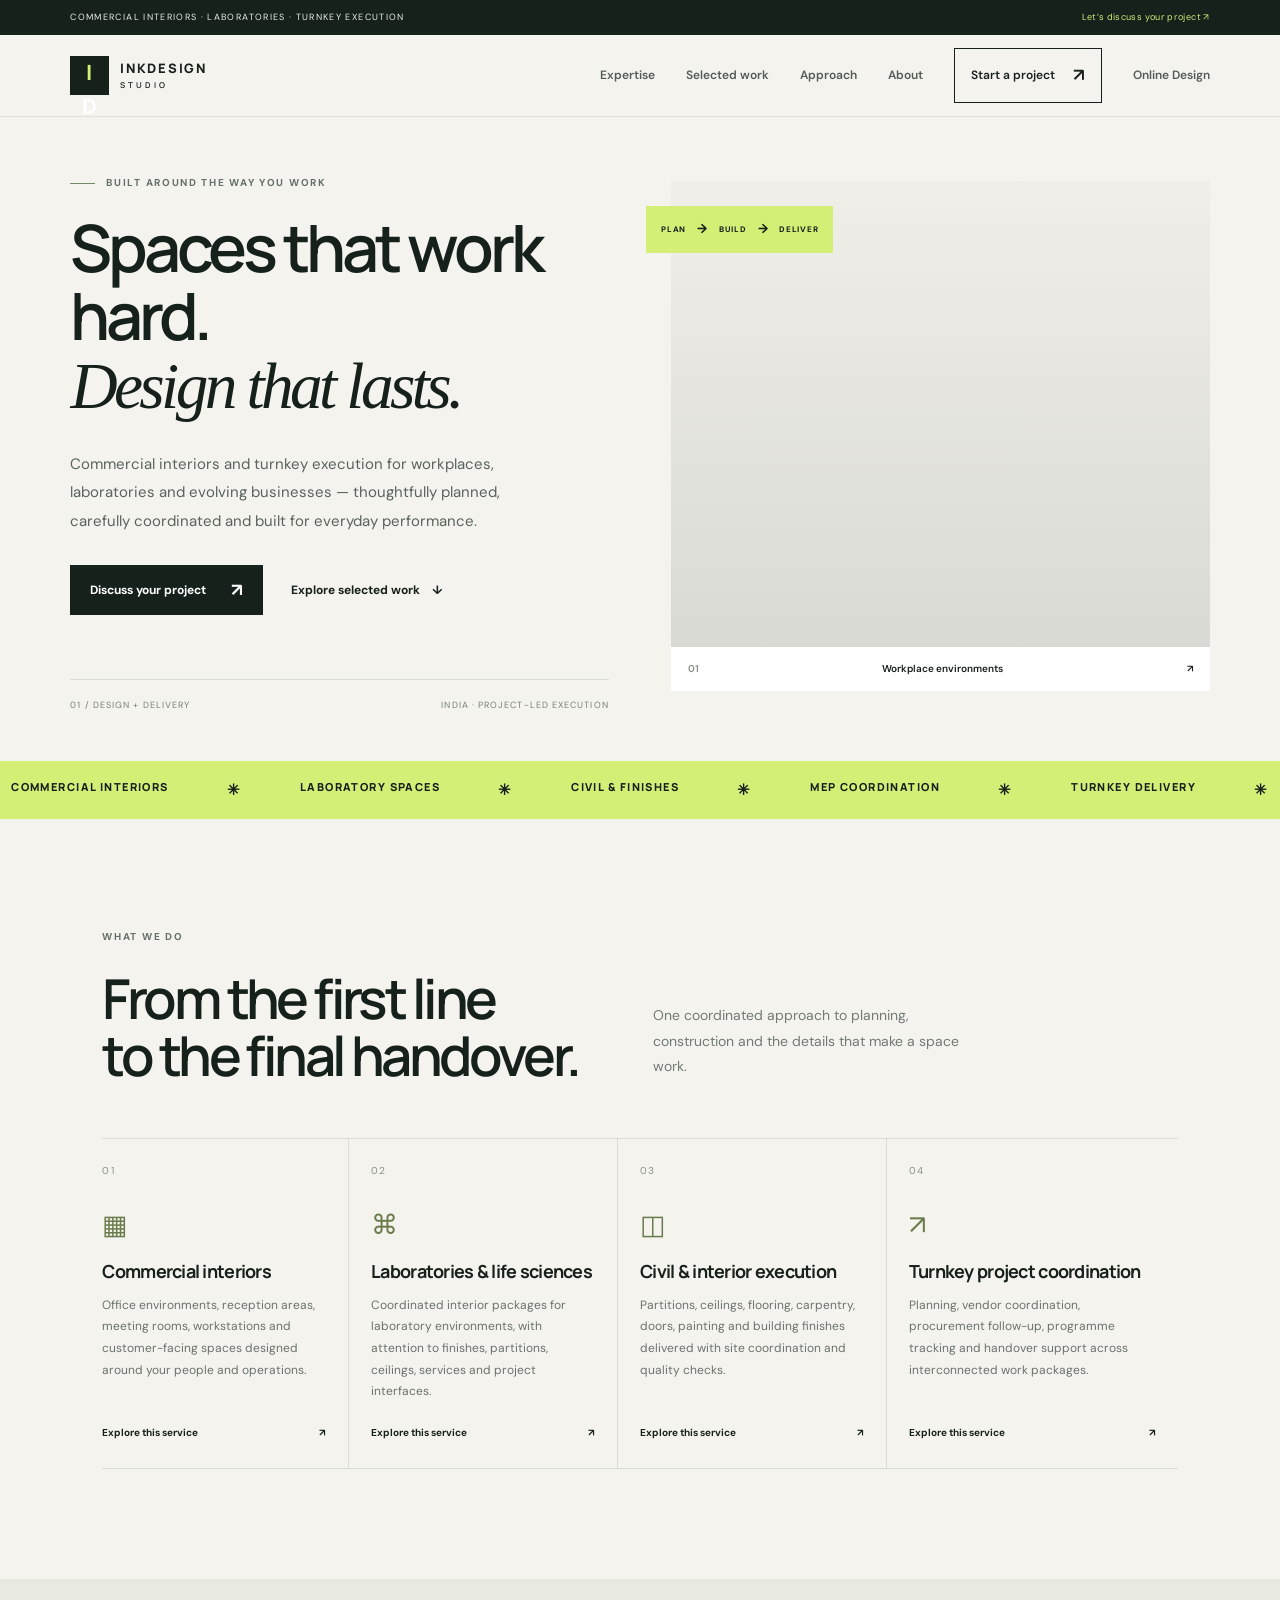
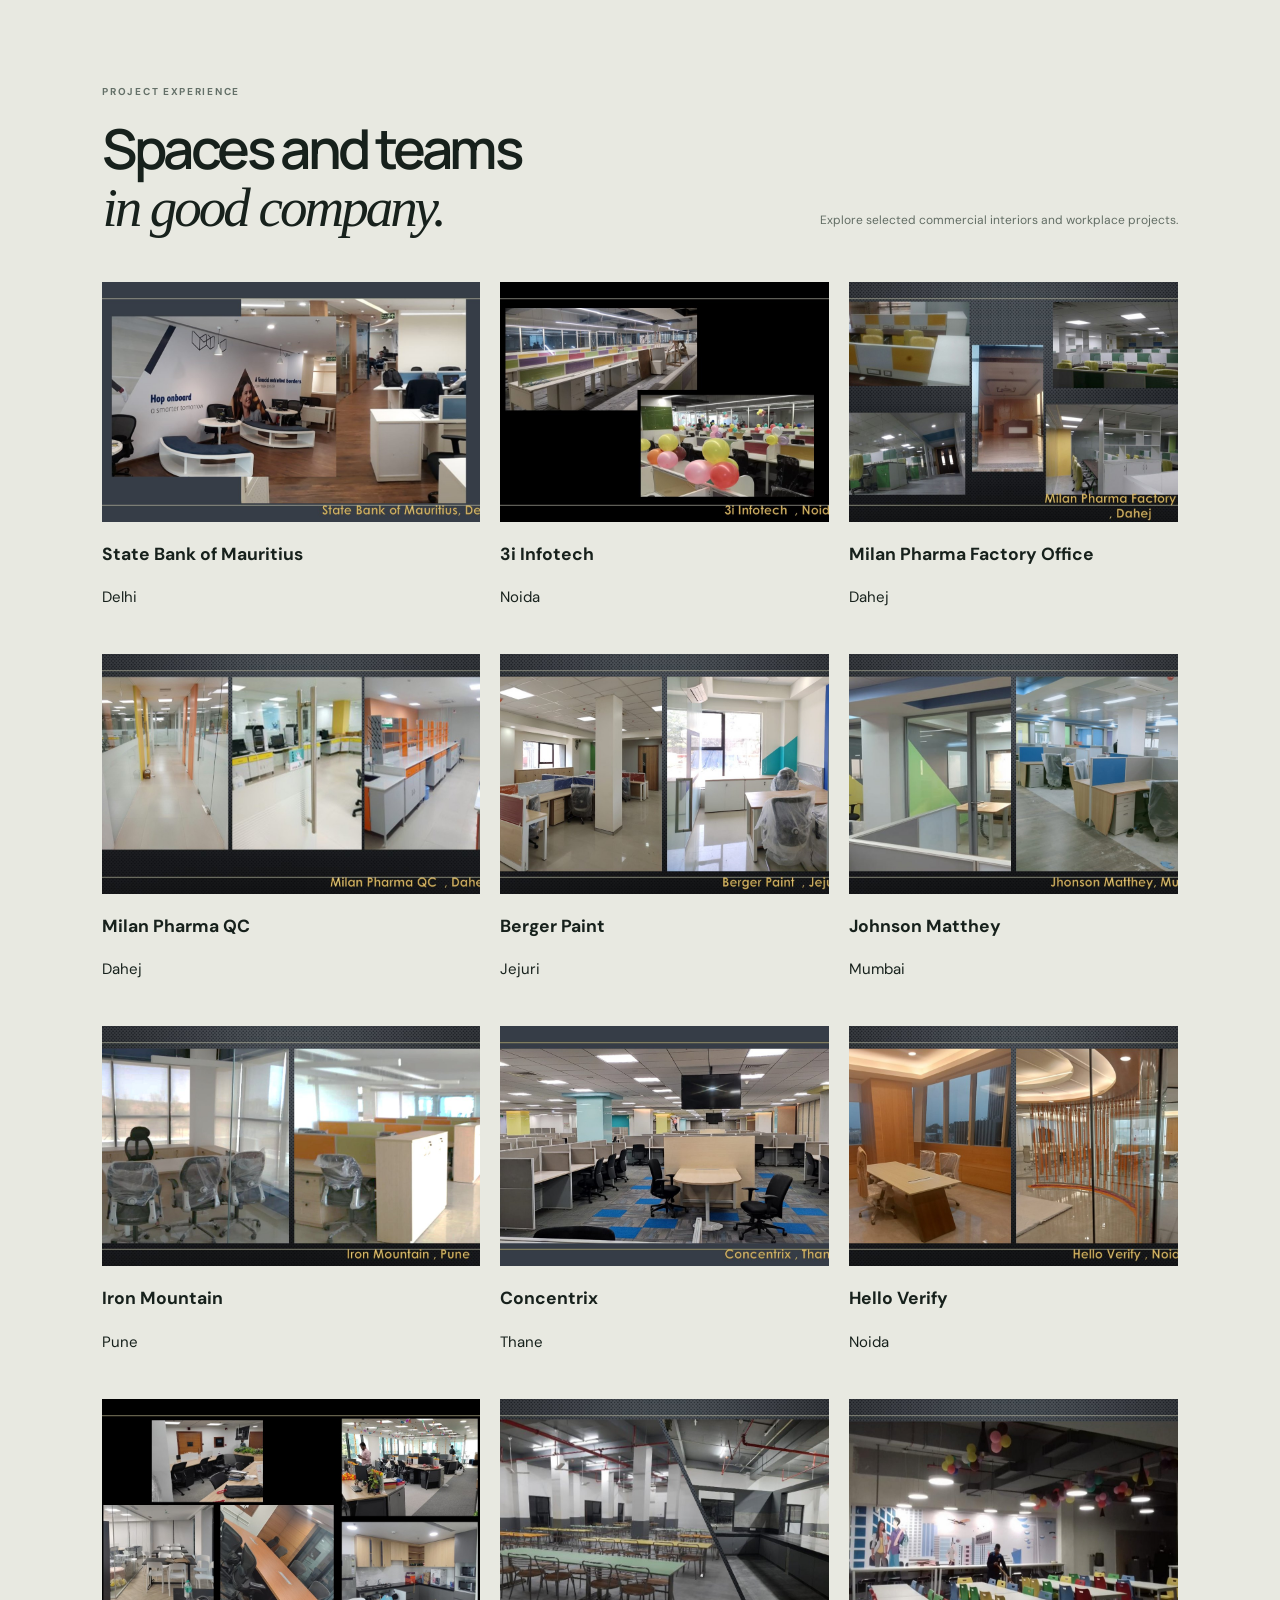
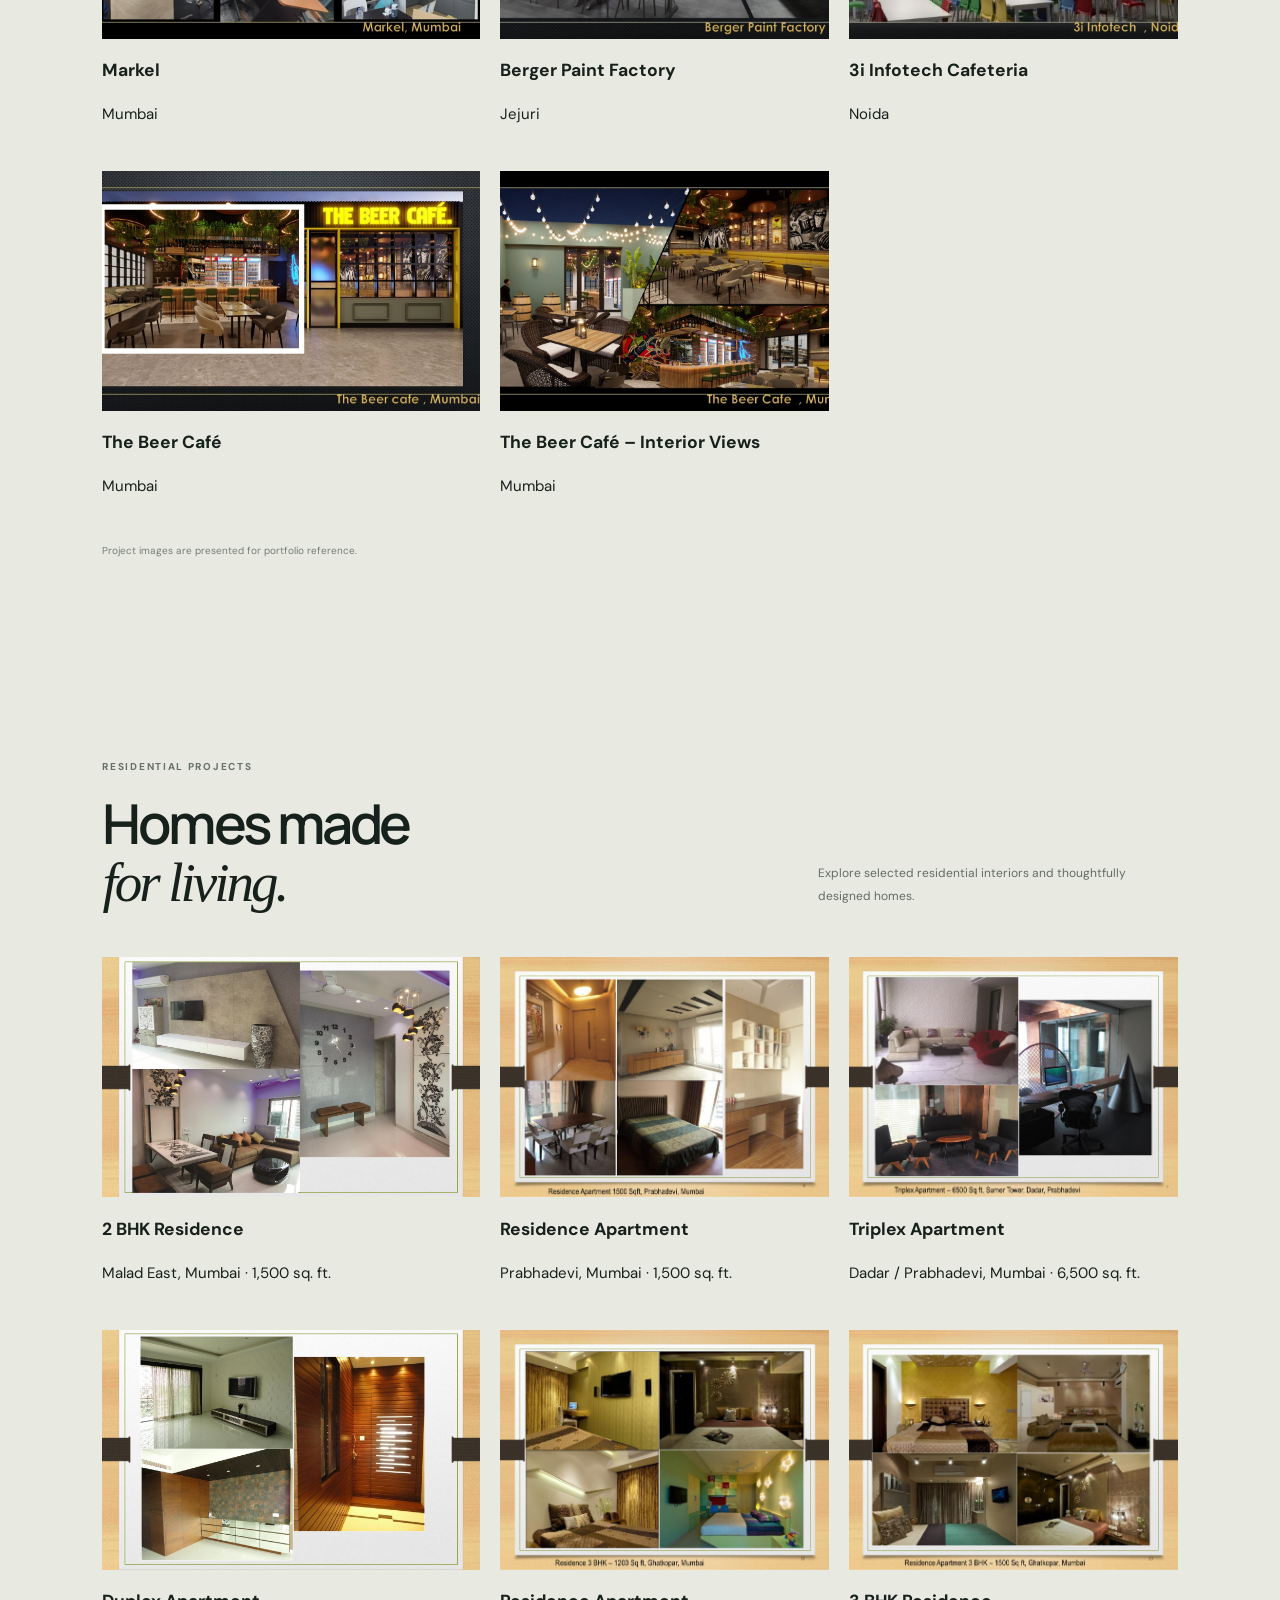
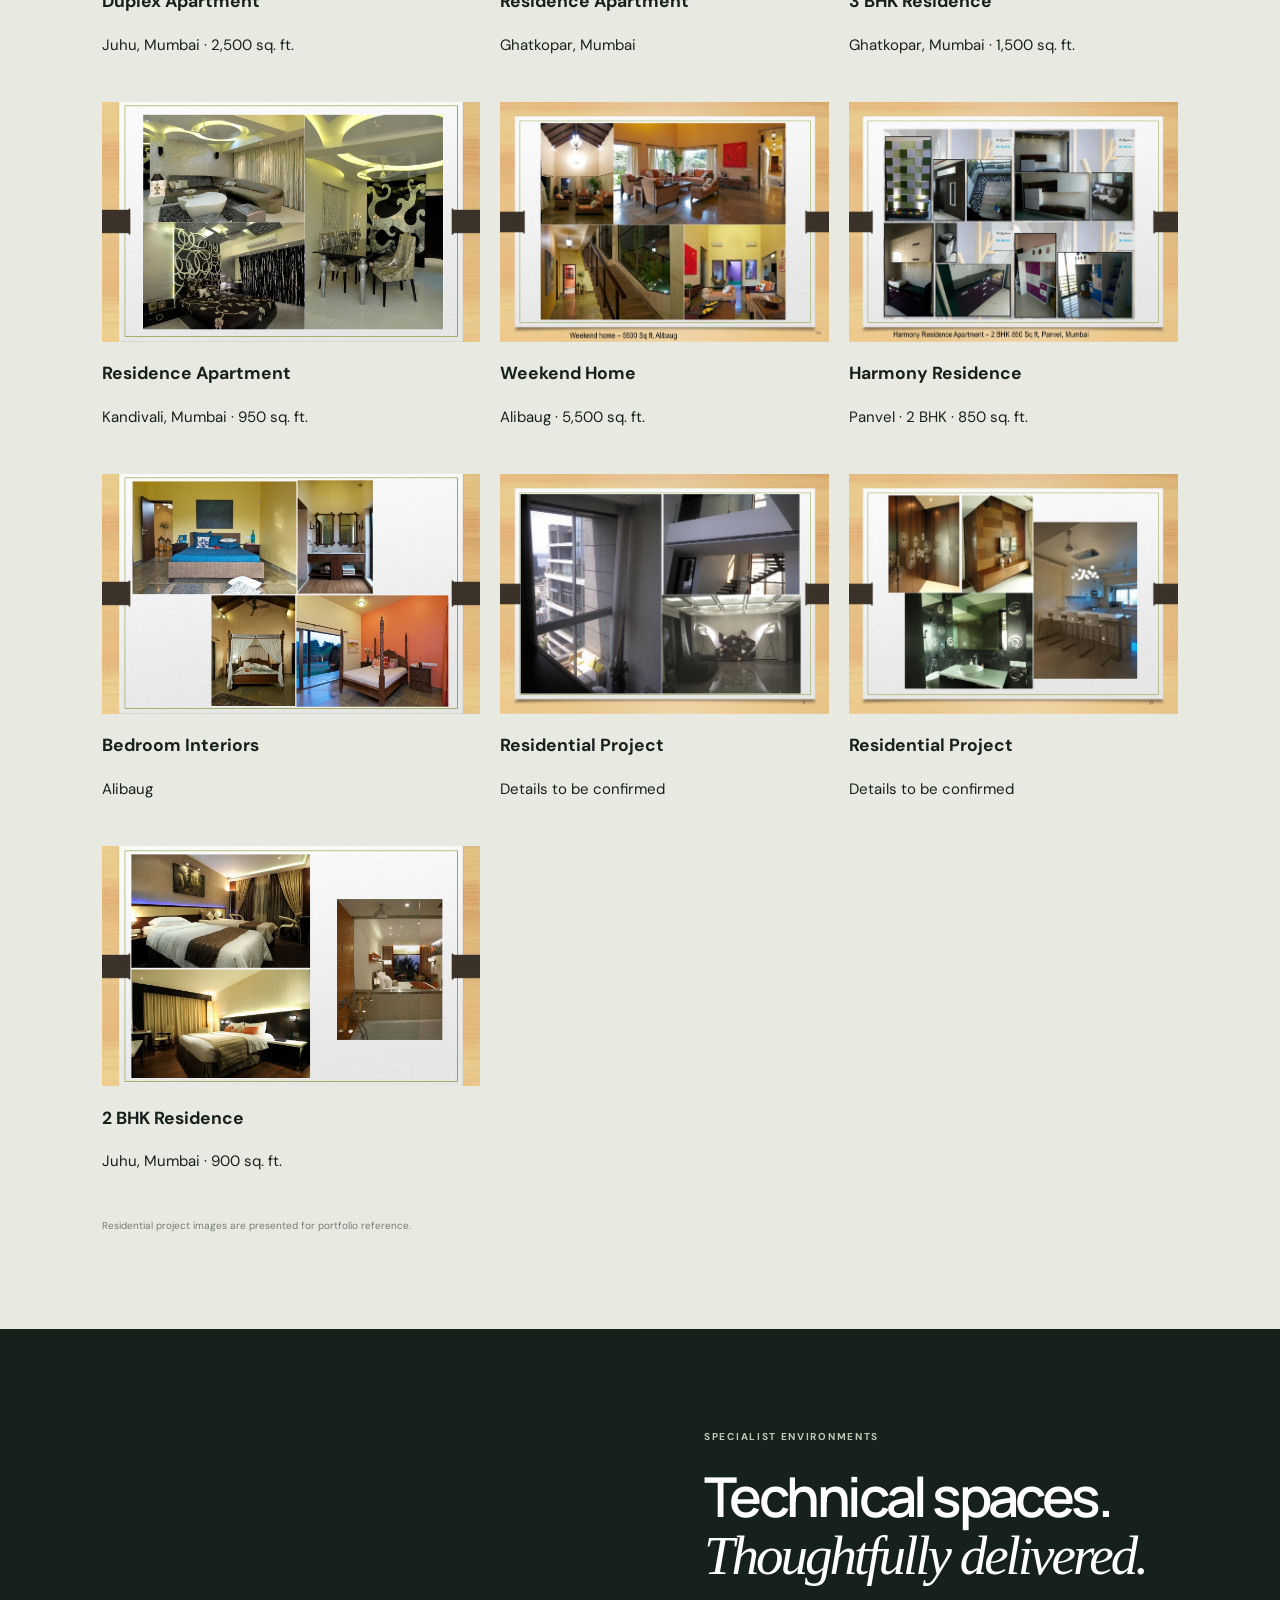
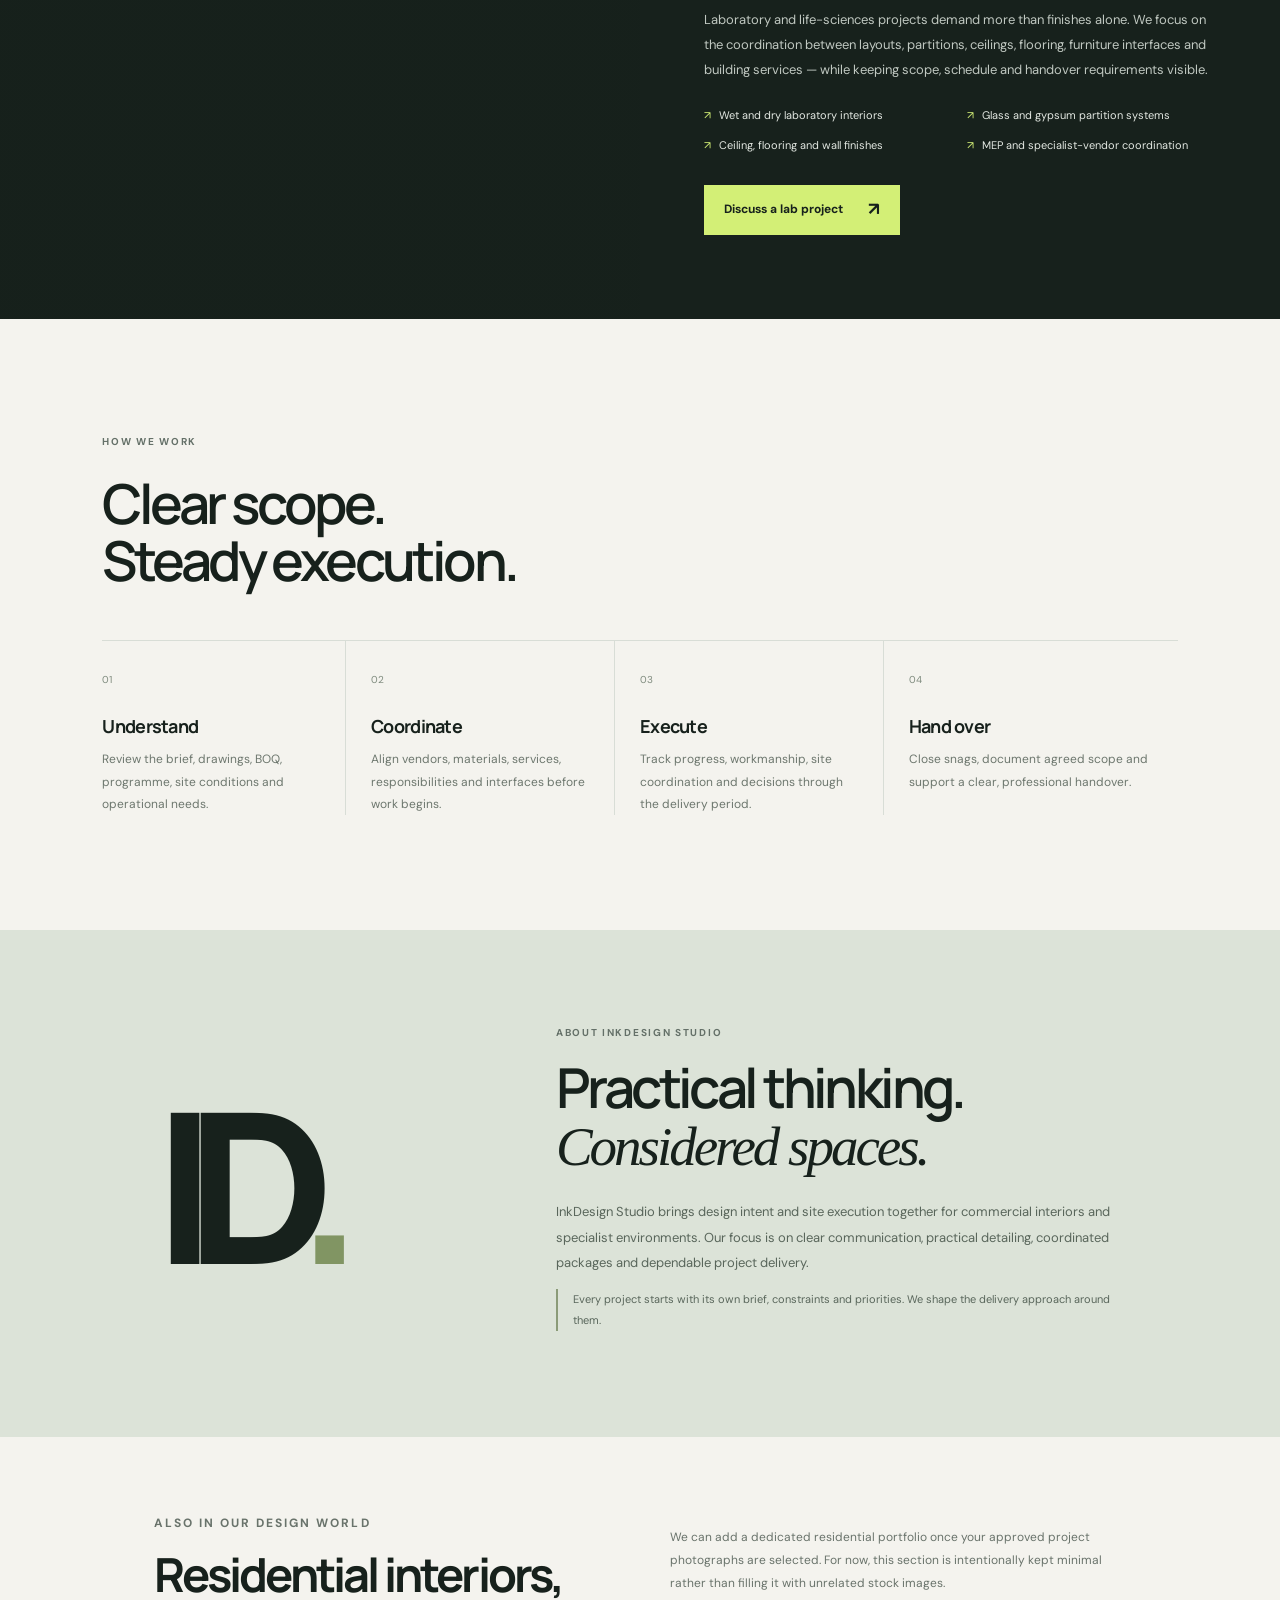
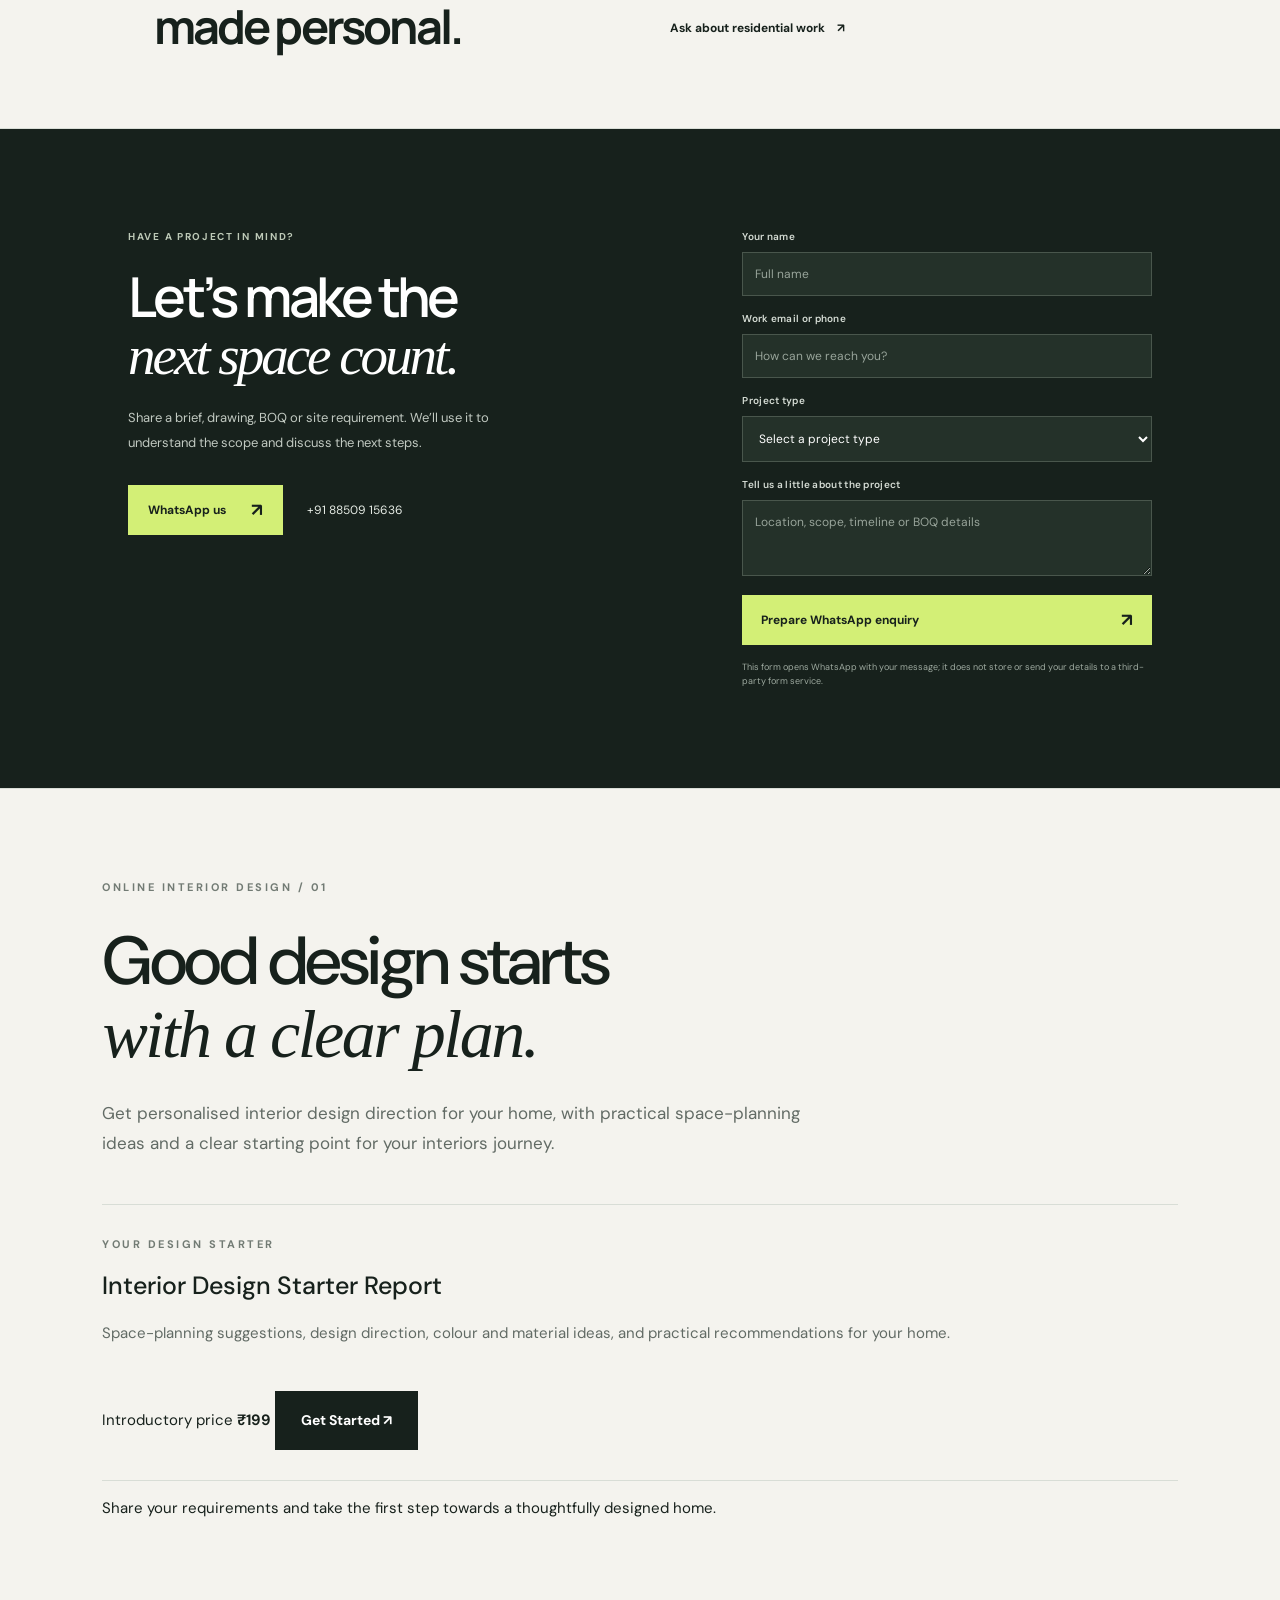
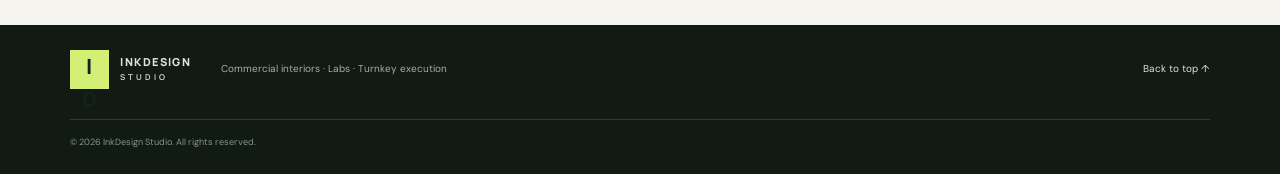
<file: index.html>
<!doctype html>
<html lang="en">
<head>
  <meta charset="utf-8">
  <meta name="viewport" content="width=device-width, initial-scale=1">
  <title>InkDesign Studio | Commercial Interiors & Turnkey Execution</title>
  <meta name="description" content="InkDesign Studio delivers commercial interiors, laboratory and life-sciences spaces, and turnkey interior execution across India.">
  <meta name="keywords" content="commercial interiors, office interiors, laboratory interiors, life sciences interiors, turnkey interior contractors, InkDesign Studio">
  <meta name="author" content="InkDesign Studio">
  <meta name="theme-color" content="#17211c">
  <link rel="canonical" href="https://inkdesignstudio.co.in/">
  <meta property="og:type" content="website">
  <meta property="og:site_name" content="InkDesign Studio">
  <meta property="og:title" content="InkDesign Studio | Spaces made to perform">
  <meta property="og:description" content="Commercial interiors, laboratory environments and turnkey execution.">
  <meta property="og:url" content="https://inkdesignstudio.co.in/">
  <link rel="preconnect" href="https://fonts.googleapis.com">
  <link rel="preconnect" href="https://fonts.gstatic.com" crossorigin>
  <link href="https://fonts.googleapis.com/css2?family=DM+Sans:wght@400;500;600;700&family=Manrope:wght@400;500;600;700;800&display=swap" rel="stylesheet">
  <link rel="stylesheet" href="styles.css">
  <script type="application/ld+json">
  {"@context":"https://schema.org","@type":"InteriorDesignBusiness","name":"InkDesign Studio","url":"https://inkdesignstudio.co.in/","telephone":"+91-8850915636","description":"Commercial interiors, laboratory and life-sciences spaces, and turnkey interior execution."}
  </script>
</head>
<body>
  <div class="topline"><span>COMMERCIAL INTERIORS · LABORATORIES · TURNKEY EXECUTION</span><a href="https://wa.me/918850915636" target="_blank" rel="noopener">Let’s discuss your project ↗</a></div>
  <header class="site-header">
    <a class="brand" href="#home" aria-label="InkDesign Studio home"><span class="brand-mark">I<span>D</span></span><span class="brand-name">INKDESIGN <small>STUDIO</small></span></a>
    <button class="menu-toggle" aria-label="Open navigation" aria-expanded="false">☰</button>
    <nav class="main-nav" aria-label="Main navigation">
      <a href="#expertise">Expertise</a><a href="#work">Selected work</a><a href="#approach">Approach</a><a href="#about">About</a><a class="nav-cta" href="#contact">Start a project <span>↗</span></a>
    <a href="online-design.html">Online Design</a>
</nav>
  </header>
  <main>
    <section class="hero" id="home">
      <div class="hero-copy">
        <p class="eyebrow"><span class="eyebrow-line"></span> BUILT AROUND THE WAY YOU WORK</p>
        <h1>Spaces that work hard.<br><em>Design that lasts.</em></h1>
        <p class="hero-intro">Commercial interiors and turnkey execution for workplaces, laboratories and evolving businesses — thoughtfully planned, carefully coordinated and built for everyday performance.</p>
        <div class="hero-actions"><a class="button button-dark" href="#contact">Discuss your project <span>↗</span></a><a class="text-link" href="#work">Explore selected work <span>↓</span></a></div>
        <div class="hero-foot"><span>01 / DESIGN + DELIVERY</span><span>INDIA · PROJECT-LED EXECUTION</span></div>
      </div>
      <div class="hero-visual">
        <div class="hero-photo" role="img" aria-label="Contemporary workplace interior"></div>
        <div class="photo-caption"><span>01</span><span>Workplace environments</span><span>↗</span></div>
        <div class="hero-stamp"><span>PLAN</span><b>→</b><span>BUILD</span><b>→</b><span>DELIVER</span></div>
      </div>
    </section>

    <section class="ticker" aria-label="Services"><div>COMMERCIAL INTERIORS <i>✳</i> LABORATORY SPACES <i>✳</i> CIVIL & FINISHES <i>✳</i> MEP COORDINATION <i>✳</i> TURNKEY DELIVERY <i>✳</i></div></section>

    <section class="section expertise" id="expertise">
      <div class="section-heading"><p class="eyebrow">WHAT WE DO </p><h2>From the first line<br>to the final handover.</h2><p class="section-lead">One coordinated approach to planning, construction and the details that make a space work.</p></div>
      <div class="service-grid">
        <article class="service-card"><span class="service-number">01</span><div class="service-icon">▦</div><h3>Commercial interiors</h3><p>Office environments, reception areas, meeting rooms, workstations and customer-facing spaces designed around your people and operations.</p><a href="#contact">Explore this service <span>↗</span></a></article>
        <article class="service-card"><span class="service-number">02</span><div class="service-icon">⌘</div><h3>Laboratories & life sciences</h3><p>Coordinated interior packages for laboratory environments, with attention to finishes, partitions, ceilings, services and project interfaces.</p><a href="#contact">Explore this service <span>↗</span></a></article>
        <article class="service-card"><span class="service-number">03</span><div class="service-icon">◫</div><h3>Civil & interior execution</h3><p>Partitions, ceilings, flooring, carpentry, doors, painting and building finishes delivered with site coordination and quality checks.</p><a href="#contact">Explore this service <span>↗</span></a></article>
        <article class="service-card"><span class="service-number">04</span><div class="service-icon">↗</div><h3>Turnkey project coordination</h3><p>Planning, vendor coordination, procurement follow-up, programme tracking and handover support across interconnected work packages.</p><a href="#contact">Explore this service <span>↗</span></a></article>
      </div>
    </section>

    
<section class="work-section" id="work">
  <div class="work-top">
    <div>
      <p class="eyebrow">PROJECT EXPERIENCE </p>
      <h2>Spaces and teams<br><em>in good company.</em></h2>
    </div>
    <p class="work-intro">
      Explore selected commercial interiors and workplace projects.
    </p>
  </div>

  <div class="project-grid" id="commercial-projects">
    <p>Loading commercial projects...</p>
  </div>

  <p class="image-note">
    Project images are presented for portfolio reference.
  </p>
</section>


<section class="work-section" id="residential-work">
  <div class="work-top">
    <div>
      <p class="eyebrow">RESIDENTIAL PROJECTS </p>
      <h2>Homes made<br><em>for living.</em></h2>
    </div>
    <p class="work-intro">
      Explore selected residential interiors and thoughtfully designed homes.
    </p>
  </div>

  <div class="project-grid" id="residential-projects">
    <p>Loading residential projects...</p>
  </div>

  <p class="image-note">
    Residential project images are presented for portfolio reference.
  </p>
</section>

    <section class="lab-band">
      <div class="lab-image" role="img" aria-label="Modern laboratory interior"></div>
      <div class="lab-copy"><p class="eyebrow">SPECIALIST ENVIRONMENTS </p><h2>Technical spaces.<br><em>Thoughtfully delivered.</em></h2><p>Laboratory and life-sciences projects demand more than finishes alone. We focus on the coordination between layouts, partitions, ceilings, flooring, furniture interfaces and building services — while keeping scope, schedule and handover requirements visible.</p><ul><li>Wet and dry laboratory interiors</li><li>Glass and gypsum partition systems</li><li>Ceiling, flooring and wall finishes</li><li>MEP and specialist-vendor coordination</li></ul><a class="button button-light" href="#contact">Discuss a lab project <span>↗</span></a></div>
    </section>

    <section class="section approach" id="approach">
      <div class="section-heading"><p class="eyebrow">HOW WE WORK </p><h2>Clear scope.<br>Steady execution.</h2></div>
      <div class="steps">
        <article><span>01</span><h3>Understand</h3><p>Review the brief, drawings, BOQ, programme, site conditions and operational needs.</p></article>
        <article><span>02</span><h3>Coordinate</h3><p>Align vendors, materials, services, responsibilities and interfaces before work begins.</p></article>
        <article><span>03</span><h3>Execute</h3><p>Track progress, workmanship, site coordination and decisions through the delivery period.</p></article>
        <article><span>04</span><h3>Hand over</h3><p>Close snags, document agreed scope and support a clear, professional handover.</p></article>
      </div>
    </section>

    <section class="about-section" id="about">
      <div class="about-mark">ID<span>.</span></div>
      <div class="about-copy"><p class="eyebrow">ABOUT INKDESIGN STUDIO </p><h2>Practical thinking.<br><em>Considered spaces.</em></h2><p>InkDesign Studio brings design intent and site execution together for commercial interiors and specialist environments. Our focus is on clear communication, practical detailing, coordinated packages and dependable project delivery.</p><p class="about-small">Every project starts with its own brief, constraints and priorities. We shape the delivery approach around them.</p></div>
    </section>

    <section class="residential-note"><div><p class="eyebrow">ALSO IN OUR DESIGN WORLD</p><h2>Residential interiors,<br>made personal.</h2></div><div><p>We can add a dedicated residential portfolio once your approved project photographs are selected. For now, this section is intentionally kept minimal rather than filling it with unrelated stock images.</p><a class="text-link" href="#contact">Ask about residential work <span>↗</span></a></div></section>

    <section class="contact-section" id="contact">
      <div class="contact-main"><p class="eyebrow">HAVE A PROJECT IN MIND? </p><h2>Let’s make the<br><em>next space count.</em></h2><p>Share a brief, drawing, BOQ or site requirement. We’ll use it to understand the scope and discuss the next steps.</p><div class="contact-actions"><a class="button button-light" href="https://wa.me/918850915636?text=Hello%20InkDesign%20Studio%2C%20I%20would%20like%20to%20discuss%20a%20project." target="_blank" rel="noopener">WhatsApp us <span>↗</span></a><a class="contact-phone" href="tel:+918850915636">+91 88509 15636</a></div></div>
      <form class="enquiry-form" id="enquiry-form">
        <label>Your name<input name="name" required autocomplete="name" placeholder="Full name"></label>
        <label>Work email or phone<input name="contact" required placeholder="How can we reach you?"></label>
        <label>Project type<select name="project" required><option value="">Select a project type</option><option>Commercial interiors</option><option>Laboratory / life sciences</option><option>Civil & interior execution</option><option>Turnkey coordination</option><option>Residential interiors</option><option>Other</option></select></label>
        <label>Tell us a little about the project<textarea name="message" rows="3" placeholder="Location, scope, timeline or BOQ details"></textarea></label>
        <button class="button button-light" type="submit">Prepare WhatsApp enquiry <span>↗</span></button>
        <p class="form-note">This form opens WhatsApp with your message; it does not store or send your details to a third-party form service.</p>
      </form>
    </section>
  </main>
    <section class="online-design-section" id="online-design">
    <div class="online-design-inner">
      <p class="eyebrow">ONLINE INTERIOR DESIGN / 01</p>
      <h2>Good design starts<br><em>with a clear plan.</em></h2>
      <p class="online-design-intro">
        Get personalised interior design direction for your home, with practical space-planning ideas and a clear starting point for your interiors journey.
      </p>

      <div class="online-design-offer">
        <div>
          <p class="eyebrow">YOUR DESIGN STARTER</p>
          <h3>Interior Design Starter Report</h3>
          <p>Space-planning suggestions, design direction, colour and material ideas, and practical recommendations for your home.</p>
        </div>
        <div class="online-design-price">
          <span>Introductory price</span>
          <strong>₹199</strong>
          <a class="button button-primary" href="https://pages.razorpay.com/plan199" target="_blank" rel="noopener">Get Started ↗</a>
        </div>
      </div>
      <p class="online-design-note">Share your requirements and take the first step towards a thoughtfully designed home.</p>
    </div>
  </section>
  <footer class="site-footer"><a class="brand brand-footer" href="#home"><span class="brand-mark">I<span>D</span></span><span class="brand-name">INKDESIGN <small>STUDIO</small></span></a><span>Commercial interiors · Labs · Turnkey execution</span><a href="#home">Back to top ↑</a><small>© <span id="year"></span> InkDesign Studio. All rights reserved.</small></footer>
  <script src="script.js"></script>
</body>
</html>
</file>
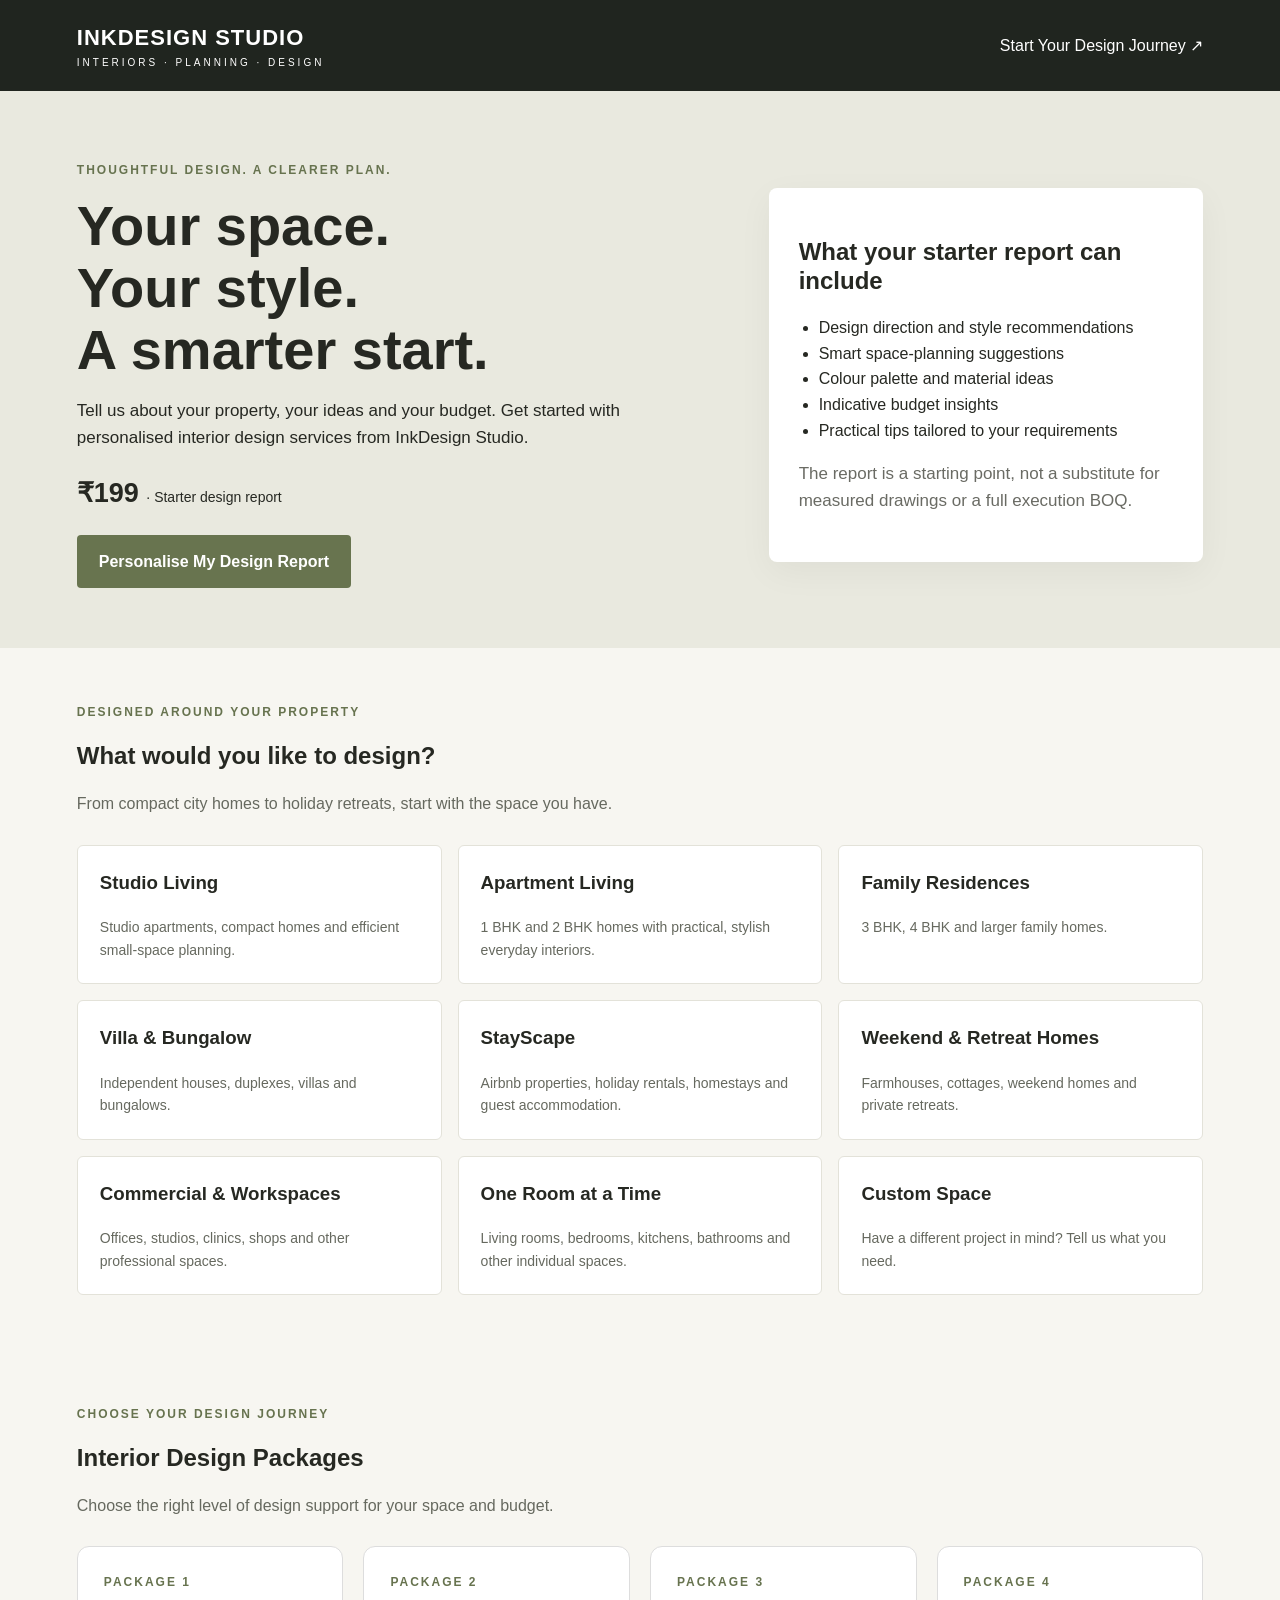
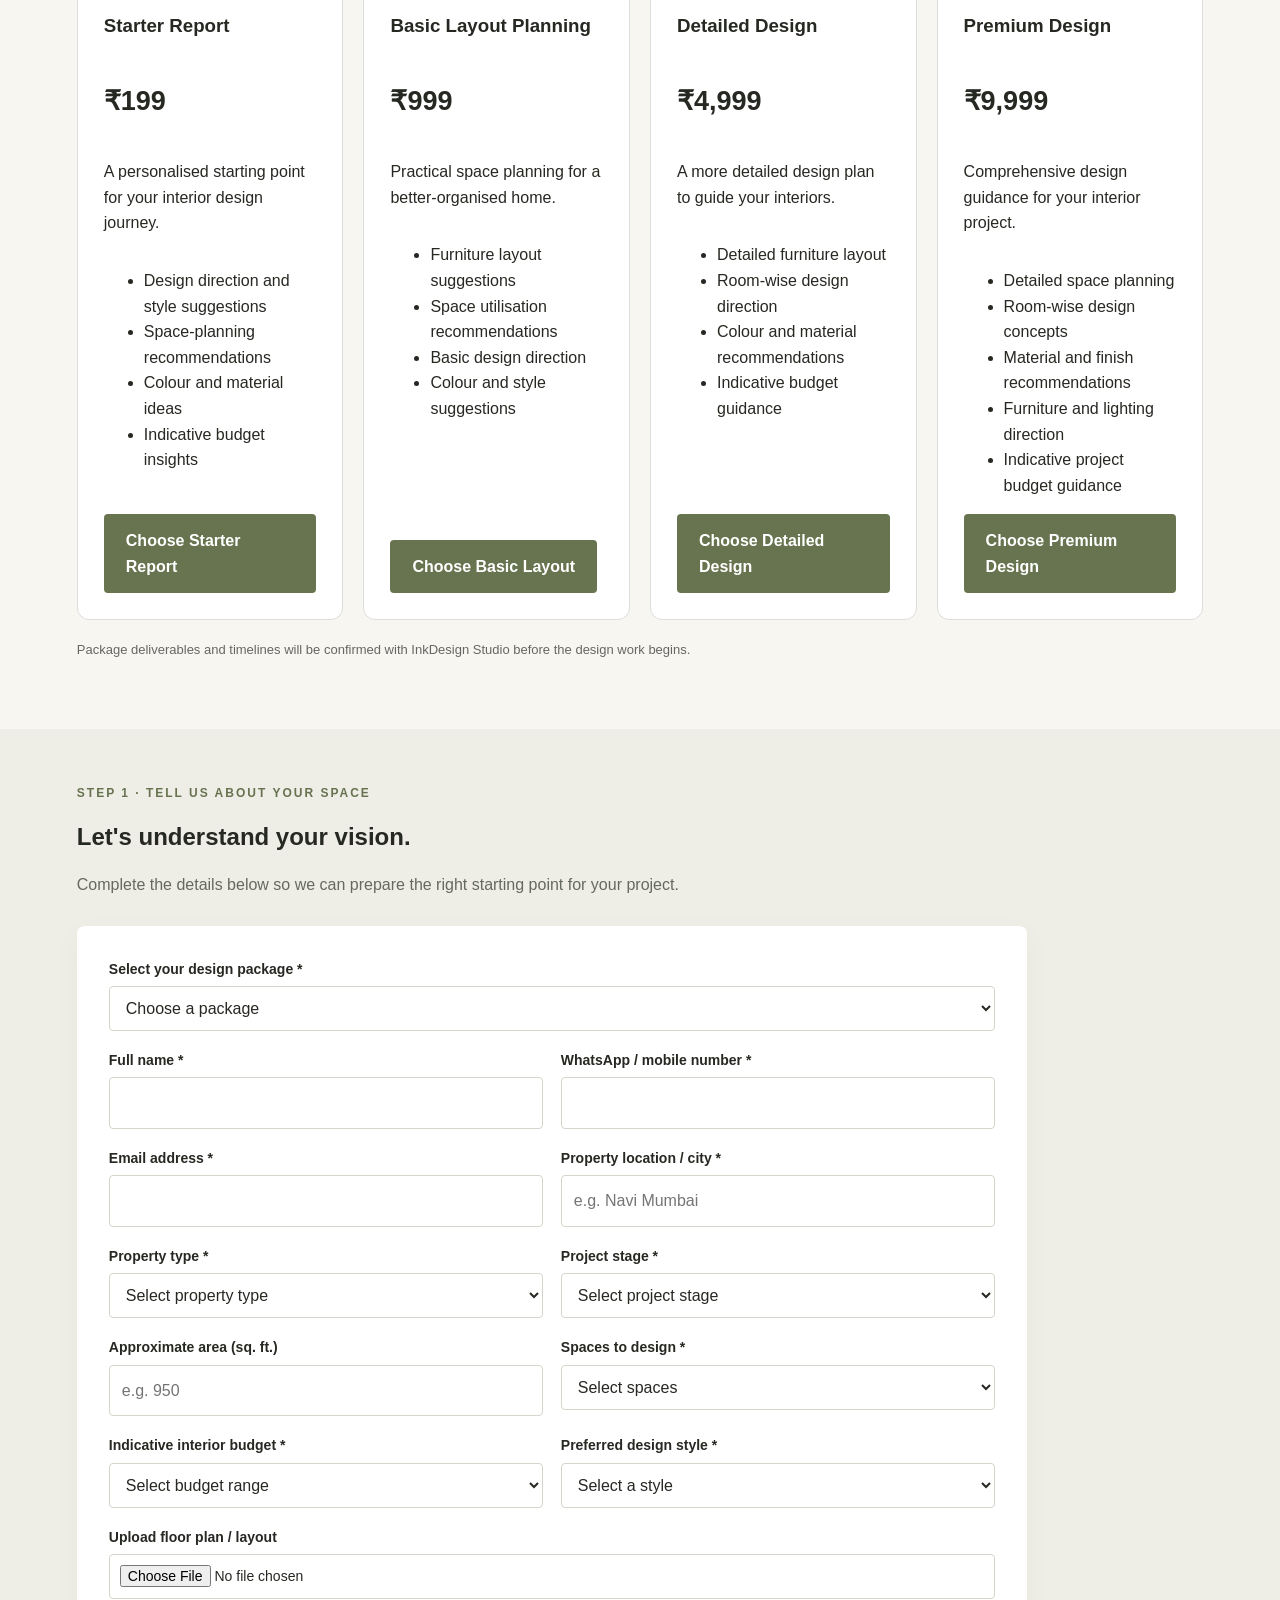
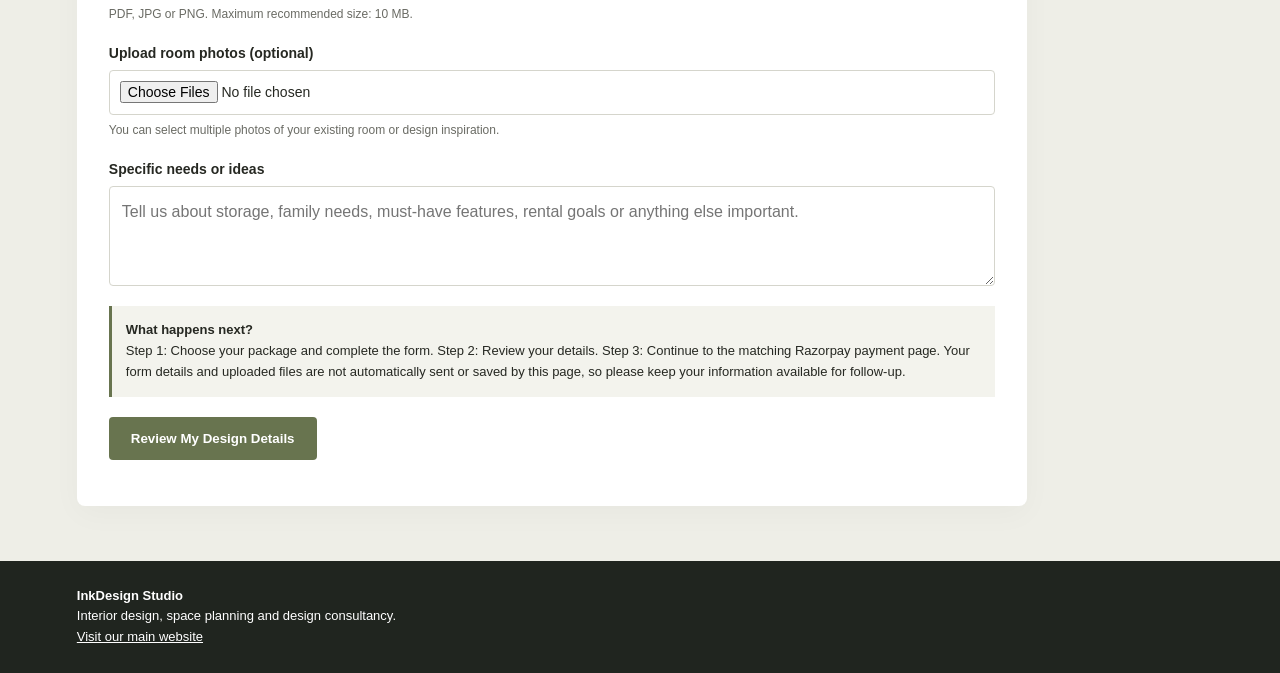
<file: online-design.html>
<!DOCTYPE html>
<html lang="en">
<head>
  <meta charset="UTF-8">
  <meta name="viewport" content="width=device-width, initial-scale=1.0">
  <title>Online Interior Design | InkDesign Studio</title>
  <meta name="description" content="Get personalised interior design services for your home, villa, holiday home or rental property with InkDesign Studio.">

  <style>
    * { box-sizing: border-box; }

    body {
      margin: 0;
      font-family: Arial, Helvetica, sans-serif;
      color: #262822;
      background: #f7f6f1;
      line-height: 1.6;
    }

    .topbar {
      background: #20251f;
      color: white;
      padding: 20px 6%;
      display: flex;
      justify-content: space-between;
      align-items: center;
      gap: 15px;
      flex-wrap: wrap;
    }

    .brand {
      font-size: 22px;
      font-weight: bold;
      letter-spacing: 1px;
    }

    .brand span {
      display: block;
      font-size: 10px;
      letter-spacing: 3px;
      font-weight: normal;
    }

    .topbar a {
      color: white;
      text-decoration: none;
    }

    .hero {
      padding: 70px 6% 60px;
      background: #e9e9df;
      display: grid;
      grid-template-columns: 1.2fr 0.8fr;
      gap: 40px;
      align-items: center;
    }

    .eyebrow {
      text-transform: uppercase;
      letter-spacing: 2px;
      font-size: 12px;
      font-weight: bold;
      color: #67734f;
    }

    h1 {
      font-size: clamp(34px, 5vw, 56px);
      line-height: 1.1;
      margin: 15px 0;
    }

    h2 { line-height: 1.2; }

    .hero p {
      font-size: 17px;
      max-width: 620px;
    }

    .price {
      font-size: 27px;
      font-weight: bold;
      margin: 20px 0;
    }

    .price small {
      font-size: 14px;
      font-weight: normal;
    }

    .btn {
      display: inline-block;
      border: 0;
      background: #68744f;
      color: white;
      padding: 14px 22px;
      border-radius: 4px;
      font-weight: bold;
      text-decoration: none;
      cursor: pointer;
    }

    .btn:hover {
      background: #505b3c;
    }

    .hero-card {
      background: #fff;
      padding: 30px;
      border-radius: 8px;
      box-shadow: 0 10px 35px #0000000c;
    }

    .hero-card ul { padding-left: 20px; }

    .section { padding: 55px 6%; }

    .section-heading {
      max-width: 700px;
      margin-bottom: 28px;
    }

    .section-heading p { color: #66695f; }

    .categories {
      display: grid;
      grid-template-columns: repeat(3, 1fr);
      gap: 16px;
    }

    .category {
      background: white;
      padding: 22px;
      border: 1px solid #e3e2d9;
      border-radius: 6px;
    }

    .category h3 { margin-top: 0; }

    .category p {
      color: #66695f;
      font-size: 14px;
      margin-bottom: 0;
    }

    .package-grid {
      display: grid;
      grid-template-columns: repeat(auto-fit, minmax(230px, 1fr));
      gap: 20px;
      margin-top: 28px;
    }

    .package-card {
      background: #fff;
      padding: 26px;
      border-radius: 12px;
      border: 1px solid #ddd;
      display: flex;
      flex-direction: column;
    }

    .package-card .btn {
      margin-top: auto;
      align-self: flex-start;
    }

    .form-wrap {
      background: white;
      padding: 32px;
      border-radius: 8px;
      max-width: 950px;
      box-shadow: 0 8px 30px #00000008;
    }

    .form-grid {
      display: grid;
      grid-template-columns: 1fr 1fr;
      gap: 18px;
    }

    .field {
      display: flex;
      flex-direction: column;
      gap: 6px;
      min-width: 0;
    }

    .full { grid-column: 1 / -1; }

    label {
      font-weight: bold;
      font-size: 14px;
    }

    input, select, textarea {
      width: 100%;
      padding: 12px;
      border: 1px solid #d5d5cc;
      border-radius: 4px;
      font: inherit;
      background: white;
      color: #262822;
    }

    input[type="file"] {
      padding: 10px;
      font-size: 14px;
    }

    textarea {
      min-height: 100px;
      resize: vertical;
    }

    .hint {
      font-size: 12px;
      color: #6a6b64;
    }

    .notice {
      padding: 14px;
      background: #f3f3ed;
      border-left: 3px solid #68744f;
      font-size: 13px;
      margin: 20px 0;
    }

    #formMessage {
      font-size: 14px;
      margin-top: 12px;
    }

    .footer {
      padding: 25px 6%;
      background: #20251f;
      color: white;
      font-size: 13px;
    }

    .footer a { color: white; }

    @media (max-width: 700px) {
      .hero {
        grid-template-columns: 1fr;
        padding-top: 45px;
      }

      .categories { grid-template-columns: 1fr 1fr; }

      .form-grid { grid-template-columns: 1fr; }

      .full { grid-column: auto; }

      .form-wrap { padding: 22px; }
    }

    @media (max-width: 420px) {
      .categories { grid-template-columns: 1fr; }
    }
  </style>
</head>

<body>

<header class="topbar">
  <div class="brand">
    INKDESIGN STUDIO
    <span>INTERIORS · PLANNING · DESIGN</span>
  </div>

  <a href="#enquiry">Start Your Design Journey ↗</a>
</header>

<main>

  <!-- HERO SECTION -->
  <section class="hero">
    <div>
      <div class="eyebrow">Thoughtful design. A clearer plan.</div>

      <h1>Your space.<br>Your style.<br>A smarter start.</h1>

      <p>
        Tell us about your property, your ideas and your budget.
        Get started with personalised interior design services
        from InkDesign Studio.
      </p>

      <div class="price">₹199 <small>· Starter design report</small></div>

      <a class="btn" href="#enquiry">Personalise My Design Report</a>
    </div>

    <div class="hero-card">
      <h2>What your starter report can include</h2>

      <ul>
        <li>Design direction and style recommendations</li>
        <li>Smart space-planning suggestions</li>
        <li>Colour palette and material ideas</li>
        <li>Indicative budget insights</li>
        <li>Practical tips tailored to your requirements</li>
      </ul>

      <p class="hint">
        The report is a starting point, not a substitute for measured
        drawings or a full execution BOQ.
      </p>
    </div>
  </section>

  <!-- PROPERTY CATEGORIES -->
  <section class="section">
    <div class="section-heading">
      <div class="eyebrow">Designed around your property</div>
      <h2>What would you like to design?</h2>
      <p>
        From compact city homes to holiday retreats, start with the space you have.
      </p>
    </div>

    <div class="categories">

      <div class="category">
        <h3>Studio Living</h3>
        <p>Studio apartments, compact homes and efficient small-space planning.</p>
      </div>

      <div class="category">
        <h3>Apartment Living</h3>
        <p>1 BHK and 2 BHK homes with practical, stylish everyday interiors.</p>
      </div>

      <div class="category">
        <h3>Family Residences</h3>
        <p>3 BHK, 4 BHK and larger family homes.</p>
      </div>

      <div class="category">
        <h3>Villa &amp; Bungalow</h3>
        <p>Independent houses, duplexes, villas and bungalows.</p>
      </div>

      <div class="category">
        <h3>StayScape</h3>
        <p>Airbnb properties, holiday rentals, homestays and guest accommodation.</p>
      </div>

      <div class="category">
        <h3>Weekend &amp; Retreat Homes</h3>
        <p>Farmhouses, cottages, weekend homes and private retreats.</p>
      </div>

      <div class="category">
        <h3>Commercial &amp; Workspaces</h3>
        <p>Offices, studios, clinics, shops and other professional spaces.</p>
      </div>

      <div class="category">
        <h3>One Room at a Time</h3>
        <p>Living rooms, bedrooms, kitchens, bathrooms and other individual spaces.</p>
      </div>

      <div class="category">
        <h3>Custom Space</h3>
        <p>Have a different project in mind? Tell us what you need.</p>
      </div>

    </div>
  </section>

  <!-- DESIGN PACKAGES -->
  <section class="section" id="design-packages">
    <div class="section-heading">
      <div class="eyebrow">Choose your design journey</div>
      <h2>Interior Design Packages</h2>
      <p>Choose the right level of design support for your space and budget.</p>
    </div>

    <div class="package-grid">

      <div class="package-card">
        <div class="eyebrow">Package 1</div>
        <h3>Starter Report</h3>
        <div class="price">₹199</div>
        <p>A personalised starting point for your interior design journey.</p>
        <ul>
          <li>Design direction and style suggestions</li>
          <li>Space-planning recommendations</li>
          <li>Colour and material ideas</li>
          <li>Indicative budget insights</li>
        </ul>
        <a class="btn" href="#enquiry" data-package="Starter Report - 199">
          Choose Starter Report
        </a>
      </div>

      <div class="package-card">
        <div class="eyebrow">Package 2</div>
        <h3>Basic Layout Planning</h3>
        <div class="price">₹999</div>
        <p>Practical space planning for a better-organised home.</p>
        <ul>
          <li>Furniture layout suggestions</li>
          <li>Space utilisation recommendations</li>
          <li>Basic design direction</li>
          <li>Colour and style suggestions</li>
        </ul>
        <a class="btn" href="#enquiry" data-package="Basic Layout Planning - 999">
          Choose Basic Layout
        </a>
      </div>

      <div class="package-card">
        <div class="eyebrow">Package 3</div>
        <h3>Detailed Design</h3>
        <div class="price">₹4,999</div>
        <p>A more detailed design plan to guide your interiors.</p>
        <ul>
          <li>Detailed furniture layout</li>
          <li>Room-wise design direction</li>
          <li>Colour and material recommendations</li>
          <li>Indicative budget guidance</li>
        </ul>
        <a class="btn" href="#enquiry" data-package="Detailed Design - 4999">
          Choose Detailed Design
        </a>
      </div>

      <div class="package-card">
        <div class="eyebrow">Package 4</div>
        <h3>Premium Design</h3>
        <div class="price">₹9,999</div>
        <p>Comprehensive design guidance for your interior project.</p>
        <ul>
          <li>Detailed space planning</li>
          <li>Room-wise design concepts</li>
          <li>Material and finish recommendations</li>
          <li>Furniture and lighting direction</li>
          <li>Indicative project budget guidance</li>
        </ul>
        <a class="btn" href="#enquiry" data-package="Premium Design - 9999">
          Choose Premium Design
        </a>
      </div>

    </div>

    <p style="margin-top:20px;font-size:13px;color:#666;">
      Package deliverables and timelines will be confirmed with InkDesign Studio
      before the design work begins.
    </p>
  </section>

  <!-- COMMON ENQUIRY FORM -->
  <section class="section" id="enquiry" style="background:#eeeee7;">

    <div class="section-heading">
      <div class="eyebrow">Step 1 · Tell us about your space</div>
      <h2>Let's understand your vision.</h2>
      <p>
        Complete the details below so we can prepare the right starting point
        for your project.
      </p>
    </div>

    <div class="form-wrap">

      <form id="designEnquiry">

        <div class="form-grid">

          <!-- PACKAGE SELECTION -->
          <div class="field full">
            <label for="package">Select your design package *</label>

            <select id="package" name="package" required>
              <option value="">Choose a package</option>
              <option value="Starter Report - 199">Starter Report — ₹199</option>
              <option value="Basic Layout Planning - 999">Basic Layout Planning — ₹999</option>
              <option value="Detailed Design - 4999">Detailed Design — ₹4,999</option>
              <option value="Premium Design - 9999">Premium Design — ₹9,999</option>
            </select>
          </div>

          <!-- CUSTOMER DETAILS -->
          <div class="field">
            <label for="name">Full name *</label>
            <input id="name" name="name" autocomplete="name" required>
          </div>

          <div class="field">
            <label for="phone">WhatsApp / mobile number *</label>
            <input
              id="phone"
              name="phone"
              type="tel"
              autocomplete="tel"
              inputmode="tel"
              pattern="[0-9+() -]{8,18}"
              required>
          </div>

          <div class="field">
            <label for="email">Email address *</label>
            <input
              id="email"
              name="email"
              type="email"
              autocomplete="email"
              required>
          </div>

          <div class="field">
            <label for="location">Property location / city *</label>
            <input
              id="location"
              name="location"
              placeholder="e.g. Navi Mumbai"
              required>
          </div>

          <!-- PROPERTY DETAILS -->
          <div class="field">
            <label for="property">Property type *</label>

            <select id="property" name="property" required>
              <option value="">Select property type</option>
              <option>Studio Apartment</option>
              <option>1 BHK Apartment</option>
              <option>2 BHK Apartment</option>
              <option>3 BHK Apartment</option>
              <option>4 BHK Apartment</option>
              <option>Large / Luxury Apartment</option>
              <option>Villa / Bungalow / Duplex</option>
              <option>Airbnb / Holiday Rental / Homestay</option>
              <option>Weekend Home / Farmhouse / Cottage</option>
              <option>Commercial / Office / Retail</option>
              <option>Single Room / Individual Space</option>
              <option>Other</option>
            </select>
          </div>

          <div class="field">
            <label for="stage">Project stage *</label>

            <select id="stage" name="stage" required>
              <option value="">Select project stage</option>
              <option>Planning to buy / rent</option>
              <option>Recently purchased</option>
              <option>Possession received</option>
              <option>Renovation of existing property</option>
              <option>Holiday rental / investment project</option>
              <option>Under construction</option>
            </select>
          </div>

          <div class="field">
            <label for="area">Approximate area (sq. ft.)</label>
            <input
              id="area"
              name="area"
              type="number"
              min="1"
              placeholder="e.g. 950">
          </div>

          <div class="field">
            <label for="rooms">Spaces to design *</label>

            <select id="rooms" name="rooms" required>
              <option value="">Select spaces</option>
              <option>Entire property</option>
              <option>Living room</option>
              <option>Bedroom(s)</option>
              <option>Kitchen</option>
              <option>Bathroom(s)</option>
              <option>Living room + kitchen</option>
              <option>Multiple selected rooms</option>
              <option>Rental / guest experience planning</option>
              <option>Other / not sure yet</option>
            </select>
          </div>

          <div class="field">
            <label for="budget">Indicative interior budget *</label>

            <select id="budget" name="budget" required>
              <option value="">Select budget range</option>
              <option>Below ₹2 lakh</option>
              <option>₹2 lakh – ₹5 lakh</option>
              <option>₹5 lakh – ₹10 lakh</option>
              <option>₹10 lakh – ₹20 lakh</option>
              <option>₹20 lakh – ₹40 lakh</option>
              <option>₹40 lakh and above</option>
              <option>Need guidance to decide</option>
            </select>
          </div>

          <!-- DESIGN STYLE: KEEP ALL OPTIONS INSIDE THIS SELECT -->
          <div class="field">
            <label for="style">Preferred design style *</label>

            <select id="style" name="style" required>
              <option value="">Select a style</option>
              <option>Modern contemporary</option>
              <option>Minimalist</option>
              <option>Luxury / premium</option>
              <option>Warm and natural</option>
              <option>Traditional / Indian</option>
              <option>Industrial</option>
              <option>Scandinavian</option>
              <option>Resort / holiday-home style</option>
              <option>Rental-friendly and durable</option>
              <option>Not sure — recommend a style</option>
            </select>
          </div>

          <!-- FLOOR PLAN UPLOAD -->
          <div class="field full">
            <label for="layoutFile">Upload floor plan / layout</label>

            <input
              id="layoutFile"
              name="layoutFile"
              type="file"
              accept=".pdf,.jpg,.jpeg,.png,application/pdf,image/jpeg,image/png">

            <span class="hint">
              PDF, JPG or PNG. Maximum recommended size: 10 MB.
            </span>
          </div>

          <!-- ROOM PHOTO UPLOAD -->
          <div class="field full">
            <label for="roomPhotos">Upload room photos (optional)</label>

            <input
              id="roomPhotos"
              name="roomPhotos"
              type="file"
              accept=".jpg,.jpeg,.png,image/jpeg,image/png"
              multiple>

            <span class="hint">
              You can select multiple photos of your existing room or design inspiration.
            </span>
          </div>

          <!-- ADDITIONAL REQUIREMENTS -->
          <div class="field full">
            <label for="requirements">Specific needs or ideas</label>

            <textarea
              id="requirements"
              name="requirements"
              placeholder="Tell us about storage, family needs, must-have features, rental goals or anything else important."></textarea>
          </div>

        </div>

        <div class="notice">
          <strong>What happens next?</strong><br>
          Step 1: Choose your package and complete the form. Step 2: Review your
          details. Step 3: Continue to the matching Razorpay payment page.
          Your form details and uploaded files are not automatically sent or saved
          by this page, so please keep your information available for follow-up.
        </div>

        <button class="btn" type="submit">Review My Design Details</button>

        <div id="reviewPanel" class="notice" style="display:none;margin-top:20px;">
          <h3 style="margin-top:0;">Review your details</h3>
          <div id="reviewDetails"></div>
          <p class="hint">Please check the details above. Continuing will open Razorpay in a new tab. Your form details and selected files are not transmitted with the payment.</p>
          <a id="paymentButton" class="btn" href="#" target="_blank" rel="noopener">Continue to Payment</a>
          <button class="btn" id="editDetailsButton" type="button" style="margin-left:8px;">Edit Details</button>
        </div>

        <p id="formMessage" role="status" aria-live="polite"></p>

      </form>
    </div>
  </section>

</main>

<footer class="footer">
  <strong>InkDesign Studio</strong><br>
  Interior design, space planning and design consultancy.<br>
  <a href="https://inkdesignstudio.co.in/">Visit our main website</a>
</footer>

<script>
  const paymentLinks = {
    "Starter Report - 199": "https://rzp.io/rzp/plan199",
    "Basic Layout Planning - 999": "https://rzp.io/rzp/basicplan999",
    "Detailed Design - 4999": "https://rzp.io/rzp/standard4999",
    "Premium Design - 9999": "https://rzp.io/rzp/Premiumplan9999"
  };
  const packagePrices = {
    "Starter Report - 199": "₹199",
    "Basic Layout Planning - 999": "₹999",
    "Detailed Design - 4999": "₹4,999",
    "Premium Design - 9999": "₹9,999"
  };

  // Package buttons keep the original journey: select package and scroll to form.
  document.querySelectorAll("[data-package]").forEach(function(button) {
    button.addEventListener("click", function() {
      document.getElementById("package").value = this.dataset.package;
      document.getElementById("reviewPanel").style.display = "none";
    });
  });

  const form = document.getElementById("designEnquiry");
  form.addEventListener("submit", function(event) {
    event.preventDefault();
    if (!form.reportValidity()) return;

    const selectedPackage = document.getElementById("package").value;
    const paymentUrl = paymentLinks[selectedPackage];
    const reviewPanel = document.getElementById("reviewPanel");
    const reviewDetails = document.getElementById("reviewDetails");
    const paymentButton = document.getElementById("paymentButton");
    const message = document.getElementById("formMessage");

    if (!paymentUrl) {
      message.textContent = "Please select a design package before continuing.";
      return;
    }

    const fields = [
      ["Package", selectedPackage.replace(/ - \d+$/, "")],
      ["Price", packagePrices[selectedPackage]],
      ["Name", document.getElementById("name").value.trim()],
      ["WhatsApp / mobile", document.getElementById("phone").value.trim()],
      ["Email", document.getElementById("email").value.trim()],
      ["Property type", document.getElementById("propertyType")?.value || ""],
      ["Project location", document.getElementById("location")?.value || ""],
      ["Specific needs", document.getElementById("requirements").value.trim()]
    ].filter(function(item) { return item[1]; });

    reviewDetails.replaceChildren();
    fields.forEach(function(item) {
      const row = document.createElement("p");
      row.style.margin = "8px 0";
      const label = document.createElement("strong");
      label.textContent = item[0] + ": ";
      row.appendChild(label);
      row.appendChild(document.createTextNode(item[1]));
      reviewDetails.appendChild(row);
    });

    paymentButton.href = paymentUrl;
    reviewPanel.style.display = "block";
    message.textContent = "Please review your details below. When ready, continue to the matching Razorpay payment page.";
    reviewPanel.scrollIntoView({ behavior: "smooth", block: "start" });
  });

  document.getElementById("editDetailsButton").addEventListener("click", function() {
    document.getElementById("reviewPanel").style.display = "none";
    document.getElementById("name").focus();
  });
</script>

</body>
</html>
</file>
<file: styles.css>
:root{--ink:#17211c;--ink2:#24312a;--paper:#f4f3ee;--white:#fff;--muted:#727b74;--line:#d8ddd6;--accent:#d3ef76;--serif:Georgia,"Times New Roman",serif;--sans:"DM Sans",sans-serif;--display:"Manrope",sans-serif}
*{box-sizing:border-box}html{scroll-behavior:smooth;scroll-padding-top:90px}body{margin:0;background:var(--paper);color:var(--ink);font-family:var(--sans);font-size:15px;line-height:1.6}a{color:inherit;text-decoration:none}img{display:block;width:100%;height:100%;object-fit:cover}.topline{height:35px;padding:0 5.5%;display:flex;justify-content:space-between;align-items:center;background:var(--ink);color:#e8eee7;font-size:9px;letter-spacing:.15em}.topline a{color:var(--accent);letter-spacing:.04em}.site-header{height:82px;padding:0 5.5%;display:flex;align-items:center;justify-content:space-between;background:var(--paper);position:sticky;top:0;z-index:20;border-bottom:1px solid rgba(23,33,28,.08)}.brand{display:flex;align-items:center;gap:11px}.brand-mark{width:39px;height:39px;background:var(--ink);color:var(--accent);display:grid;place-items:center;font-family:var(--display);font-size:21px;font-weight:800;letter-spacing:-.12em;padding-right:4px}.brand-mark span{color:#fff}.brand-name{font-family:var(--display);font-size:13px;font-weight:800;letter-spacing:.13em;line-height:1.1}.brand-name small{display:block;font-size:8px;letter-spacing:.36em;margin-top:5px;font-weight:600}.main-nav{display:flex;align-items:center;gap:31px;font-size:12px;font-weight:600}.main-nav>a:not(.nav-cta){color:#525b54}.main-nav>a:hover,.text-link:hover{color:#647b30}.nav-cta{padding:12px 16px;border:1px solid var(--ink);display:flex;gap:18px;align-items:center}.nav-cta span,.button span{font-size:18px}.menu-toggle{display:none;border:0;background:none;font-size:24px;color:var(--ink)}
.hero{min-height:640px;display:grid;grid-template-columns:1fr 1fr;padding:0 5.5% 48px;gap:5.5%;align-items:center}.hero-copy{padding:58px 0 0}.eyebrow{font-size:10px;font-weight:700;letter-spacing:.17em;margin:0 0 23px;color:#647068;display:flex;align-items:center;gap:11px}.eyebrow-line{width:25px;height:1px;background:#75886a}.hero h1,.section h2,.work-top h2,.lab-copy h2,.about-copy h2,.contact-main h2{font-family:var(--display);font-size:clamp(43px,5.1vw,72px);letter-spacing:-.065em;line-height:1.04;margin:0;font-weight:600}.hero h1 em,.work-top h2 em,.lab-copy h2 em,.about-copy h2 em,.contact-main h2 em{font-family:var(--serif);font-weight:400;letter-spacing:-.055em}.hero-intro{max-width:475px;margin:29px 0 30px;color:#59645c;font-size:15px;line-height:1.9}.hero-actions{display:flex;align-items:center;gap:28px}.button{min-height:50px;padding:0 19px;display:inline-flex;align-items:center;justify-content:space-between;gap:25px;border:1px solid transparent;font-family:var(--sans);font-size:12px;font-weight:700;cursor:pointer}.button-dark{background:var(--ink);color:#fff}.button-dark:hover{background:#34483b}.text-link{font-size:12px;font-weight:700;display:inline-flex;gap:12px;align-items:center}.hero-foot{display:flex;justify-content:space-between;border-top:1px solid var(--line);padding-top:18px;margin-top:64px;font-size:9px;letter-spacing:.12em;color:#778078}.hero-visual{height:510px;position:relative;margin-top:42px}.hero-photo{height:100%;background:linear-gradient(180deg,rgba(10,20,14,.02),rgba(10,20,14,.12)),url("https://images.unsplash.com/photo-1497366754035-f200968a6e72?auto=format&fit=crop&w=1400&q=85") center/cover}.photo-caption{position:absolute;bottom:0;left:0;right:0;background:var(--white);padding:14px 17px;display:flex;justify-content:space-between;font-size:10px;font-weight:600}.photo-caption span:first-child{color:#889188}.hero-stamp{position:absolute;top:25px;left:-25px;display:flex;gap:11px;align-items:center;background:var(--accent);padding:13px 15px;font-size:8px;font-weight:800;letter-spacing:.09em}.hero-stamp b{font-size:13px}
.ticker{overflow:hidden;background:var(--accent);padding:17px 0;white-space:nowrap}.ticker div{font-family:var(--display);font-weight:800;font-size:11px;letter-spacing:.13em;display:flex;justify-content:space-around;gap:36px;min-width:900px}.ticker i{font-style:normal;font-size:15px}
.section{padding:110px 8%}.section-heading{display:grid;grid-template-columns:1fr 1fr;align-items:end;gap:25px;margin-bottom:54px}.section-heading .eyebrow{grid-column:1/-1;margin-bottom:0}.section h2,.work-top h2,.lab-copy h2,.about-copy h2,.contact-main h2{font-size:clamp(38px,4.3vw,58px)}.section-lead{max-width:340px;color:var(--muted);font-size:14px;line-height:1.8;margin:0 0 5px}.service-grid{display:grid;grid-template-columns:repeat(4,1fr);border-top:1px solid var(--line);border-bottom:1px solid var(--line)}.service-card{padding:24px 22px 27px 0;min-height:280px;border-right:1px solid var(--line);margin-right:22px;display:flex;flex-direction:column}.service-card:last-child{border:0;margin:0}.service-number{font-size:10px;color:#89928a;letter-spacing:.12em}.service-icon{font-size:27px;margin:24px 0 14px;color:#697c4b}.service-card h3{font-family:var(--display);font-size:18px;line-height:1.25;letter-spacing:-.04em;margin:0 0 12px}.service-card p{font-size:12px;color:#69736b;line-height:1.8;margin:0 0 22px}.service-card a{font-size:10px;font-weight:700;margin-top:auto;display:flex;justify-content:space-between}
.work-section{background:#e8e9e1;padding:105px 8% 85px}.work-top{display:flex;justify-content:space-between;gap:50px;align-items:end;margin-bottom:46px}.work-top .eyebrow{margin-bottom:20px}.work-intro{max-width:360px;color:#626d64;font-size:12px;line-height:1.9;margin:0 0 4px}.project-grid{display:grid;grid-template-columns:1.15fr 1fr 1fr;gap:30px 20px}.project-card{min-width:0}.project-large{grid-row:span 1}.project-image{height:240px;background:#d2d6cd;overflow:hidden}.project-large .project-image{height:290px}.project-image img{transition:transform .5s ease}.project-card:hover .project-image img{transform:scale(1.035)}.project-meta{display:flex;justify-content:space-between;align-items:flex-start;padding-top:14px}.project-type{font-size:8px;letter-spacing:.14em;color:#71806f;font-weight:700}.project-meta h3{font-family:var(--display);font-size:17px;letter-spacing:-.04em;margin:4px 0 0}.project-meta p{font-size:11px;color:#6d776e;margin:3px 0}.project-arrow{font-size:18px}.image-note{font-size:10px;color:#747e74;margin-top:30px}
.lab-band{background:var(--ink);color:#fff;display:grid;grid-template-columns:1fr 1fr;min-height:590px}.lab-image{background:linear-gradient(0deg,rgba(12,23,16,.06),rgba(12,23,16,.06)),url("https://images.unsplash.com/photo-1581093458791-9d42e3c0b6d1?auto=format&fit=crop&w=1300&q=85") center/cover;min-height:590px}.lab-copy{padding:85px 11% 70px 10%;align-self:center}.lab-copy .eyebrow{color:#bdc9b7}.lab-copy h2{margin-bottom:24px}.lab-copy>p:not(.eyebrow){font-size:13px;line-height:1.9;color:#c0c8c1;max-width:520px}.lab-copy ul{padding:0;margin:25px 0 30px;list-style:none;display:grid;grid-template-columns:1fr 1fr;gap:12px 20px}.lab-copy li{font-size:11px;color:#e3e8e2}.lab-copy li:before{content:"↗";color:var(--accent);margin-right:8px}.button-light{background:var(--accent);color:var(--ink)}.button-light:hover{background:#e1f6a0}
.approach{padding-top:115px;padding-bottom:115px}.approach .section-heading{margin-bottom:50px}.steps{display:grid;grid-template-columns:repeat(4,1fr);border-top:1px solid var(--line)}.steps article{padding:25px 25px 0 0;margin-right:25px;border-right:1px solid var(--line)}.steps article:last-child{border:0;margin:0}.steps article>span{font-size:10px;color:#7e8a7d}.steps h3{font-family:var(--display);font-size:18px;margin:22px 0 8px;letter-spacing:-.04em}.steps p{font-size:12px;line-height:1.85;color:#6d776e;margin:0}
.about-section{background:#dce3d8;padding:95px 12%;display:grid;grid-template-columns:.75fr 1.25fr;gap:60px;align-items:center}.about-mark{font-family:var(--display);font-size:clamp(100px,17vw,210px);font-weight:800;letter-spacing:-.14em;color:var(--ink);line-height:1}.about-mark span{color:#819563}.about-copy .eyebrow{margin-bottom:18px}.about-copy h2{margin-bottom:24px}.about-copy>p:not(.eyebrow){max-width:600px;color:#59665b;font-size:13px;line-height:1.95}.about-small{border-left:2px solid #8b9b78;padding-left:15px;font-size:11px!important}
.residential-note{padding:75px 12%;display:grid;grid-template-columns:1fr 1fr;gap:60px;align-items:center;border-bottom:1px solid var(--line)}.residential-note .eyebrow{margin-bottom:14px}.residential-note h2{font-family:var(--display);font-size:clamp(32px,4vw,47px);line-height:1.1;letter-spacing:-.06em;margin:0}.residential-note p{font-size:12px;color:#69736b;line-height:1.9;margin:0 0 20px}
.contact-section{background:var(--ink);color:#fff;padding:100px 10%;display:grid;grid-template-columns:1fr .8fr;gap:10%;align-items:start}.contact-main .eyebrow{color:#bdc9b7}.contact-main h2{margin-bottom:22px}.contact-main>p:not(.eyebrow){font-size:13px;color:#c1c9c1;line-height:1.9;max-width:430px}.contact-actions{display:flex;align-items:center;gap:24px;margin-top:30px}.contact-phone{font-size:12px;color:#e5ebe4}.enquiry-form{display:grid;gap:15px}.enquiry-form label{display:grid;gap:7px;font-size:10px;color:#d6ddd5;font-weight:600;letter-spacing:.03em}.enquiry-form input,.enquiry-form select,.enquiry-form textarea{width:100%;border:1px solid #49564c;background:#243129;color:#fff;border-radius:0;padding:13px 12px;font:12px var(--sans);outline:none}.enquiry-form input:focus,.enquiry-form select:focus,.enquiry-form textarea:focus{border-color:var(--accent)}.enquiry-form select{appearance:auto}.enquiry-form textarea{resize:vertical}.enquiry-form input::placeholder,.enquiry-form textarea::placeholder{color:#98a49a}.enquiry-form .button{margin-top:4px;border:0}.form-note{font-size:9px;color:#9da99f;line-height:1.6;margin:0}
.site-footer{padding:25px 5.5%;display:flex;align-items:center;gap:30px;flex-wrap:wrap;background:#111a14;color:#dfe5dd}.brand-footer .brand-mark{background:var(--accent);color:var(--ink)}.brand-footer .brand-mark span{color:var(--ink)}.brand-footer .brand-name{font-size:11px}.site-footer>span{font-size:10px;color:#a7b0a7}.site-footer>a:nth-of-type(2){margin-left:auto;font-size:10px}.site-footer>small{width:100%;border-top:1px solid #303a32;padding-top:15px;color:#88958a;font-size:9px}
@media(max-width:1000px){.main-nav{gap:17px}.hero{gap:4%;padding-left:4%;padding-right:4%}.section,.work-section{padding-left:5%;padding-right:5%}.service-grid{grid-template-columns:repeat(2,1fr);row-gap:20px}.service-card:nth-child(2){border-right:0}.service-card:nth-child(3){border-bottom:0}.service-card{min-height:240px}.project-grid{grid-template-columns:1fr 1fr}.project-large .project-image,.project-image{height:230px}.lab-copy{padding:60px 8%}.contact-section{padding-left:7%;padding-right:7%;gap:6%}}
@media(max-width:720px){.topline{padding:0 5%;font-size:7px}.topline a{font-size:8px}.site-header{height:70px;padding:0 5%}.menu-toggle{display:block}.main-nav{display:none;position:absolute;top:69px;left:0;right:0;background:var(--paper);padding:20px 5% 25px;border-bottom:1px solid var(--line);flex-direction:column;align-items:stretch;gap:18px}.main-nav.open{display:flex}.nav-cta{justify-content:space-between}.hero{display:flex;flex-direction:column;align-items:stretch;padding:0 5% 35px;gap:25px}.hero-copy{padding-top:55px}.hero h1{font-size:clamp(42px,12vw,62px)}.hero-intro{font-size:13px}.hero-foot{margin-top:38px;font-size:8px}.hero-visual{height:380px;margin:0 0 0 15px}.hero-stamp{left:-15px}.section{padding:75px 6%}.section-heading{display:block;margin-bottom:35px}.section-heading .eyebrow{margin-bottom:20px}.section-lead{margin-top:18px}.service-grid{grid-template-columns:1fr 1fr}.service-card{margin-right:15px;padding-right:15px}.service-card:nth-child(2){margin-right:0}.service-card:nth-child(3){border-right:1px solid var(--line);border-bottom:0}.service-card:nth-child(4){border:0;margin:0}.work-section{padding:75px 6%}.work-top{display:block}.work-intro{margin-top:22px}.project-grid{grid-template-columns:1fr;gap:25px}.project-image,.project-large .project-image{height:250px}.lab-band{grid-template-columns:1fr}.lab-image{min-height:320px}.lab-copy{padding:55px 7%}.lab-copy ul{grid-template-columns:1fr}.approach{padding-top:75px;padding-bottom:75px}.steps{grid-template-columns:1fr 1fr;row-gap:30px}.steps article:nth-child(2){border:0;margin:0}.steps article{min-height:160px}.about-section{padding:70px 7%;grid-template-columns:1fr;gap:20px}.about-mark{font-size:100px}.residential-note{padding:60px 7%;grid-template-columns:1fr;gap:20px}.contact-section{padding:75px 7%;grid-template-columns:1fr;gap:45px}.site-footer{padding:25px 5%;gap:15px}.site-footer>span{order:3;width:100%}.site-footer>a:nth-of-type(2){margin-left:auto}.site-footer>small{order:4}}
@media(prefers-reduced-motion:reduce){html{scroll-behavior:auto}*,*:before,*:after{transition:none!important;animation:none!important}}

/* ONLINE INTERIOR DESIGN - PREMIUM OFFER SECTION */
.online-design-section {
  background: #f4f3ee;
  color: #17211c;
  padding: 90px 8%;
  border-top: 1px solid #d8ddd6;
}

.online-design-inner {
  max-width: 1180px;
  margin: 0 auto;
}

.online-design-section .eyebrow {
  font-size: 11px;
  letter-spacing: 2.5px;
  text-transform: uppercase;
  color: #727b74;
  margin-bottom: 28px;
}

.online-design-section h2 {
  max-width: 780px;
  font-size: clamp(38px, 5.5vw, 68px);
  line-height: 1.08;
  letter-spacing: -2.5px;
  font-weight: 500;
  margin: 0 0 26px;
}

.online-design-section h2 em {
  font-family: Georgia, serif;
  font-weight: 400;
}

.online-design-intro {
  max-width: 700px;
  font-size: 17px;
  line-height: 1.8;
  color: #626b65;
  margin-bottom: 45px;
}

.online-design-offer {
  display: flex;
  justify-content: space-between;
  align-items: center;
  gap: 30px;
  flex-wrap: wrap;
  padding: 30px 0;
  border-top: 1px solid #d8ddd6;
  border-bottom: 1px solid #d8ddd6;
}

.online-design-offer h3 {
  font-size: 25px;
  font-weight: 500;
  margin: 12px 0;
}

.online-design-offer p {
  line-height: 1.7;
  color: #626b65;
}

.online-design-offer .eyebrow {
  margin-bottom: 10px;
}

.online-design-offer a {
  display: inline-flex;
  align-items: center;
  justify-content: center;
  gap: 14px;
  padding: 17px 25px;
  background: #17211c;
  color: #ffffff;
  text-decoration: none;
  font-size: 14px;
  transition: background 0.2s ease;
}

.online-design-offer a:hover {
  background: #35463a;
}

.online-design-section .design-note {
  margin-top: 28px;
  font-size: 13px;
  color: #727b74;
  line-height: 1.7;
}

@media (max-width: 720px) {
  .online-design-section {
    padding: 65px 6%;
  }

  .online-design-section h2 {
    letter-spacing: -1.5px;
  }

  .online-design-intro {
    font-size: 15px;
  }

  .online-design-offer {
    align-items: flex-start;
    flex-direction: column;
  }
}
</file>
